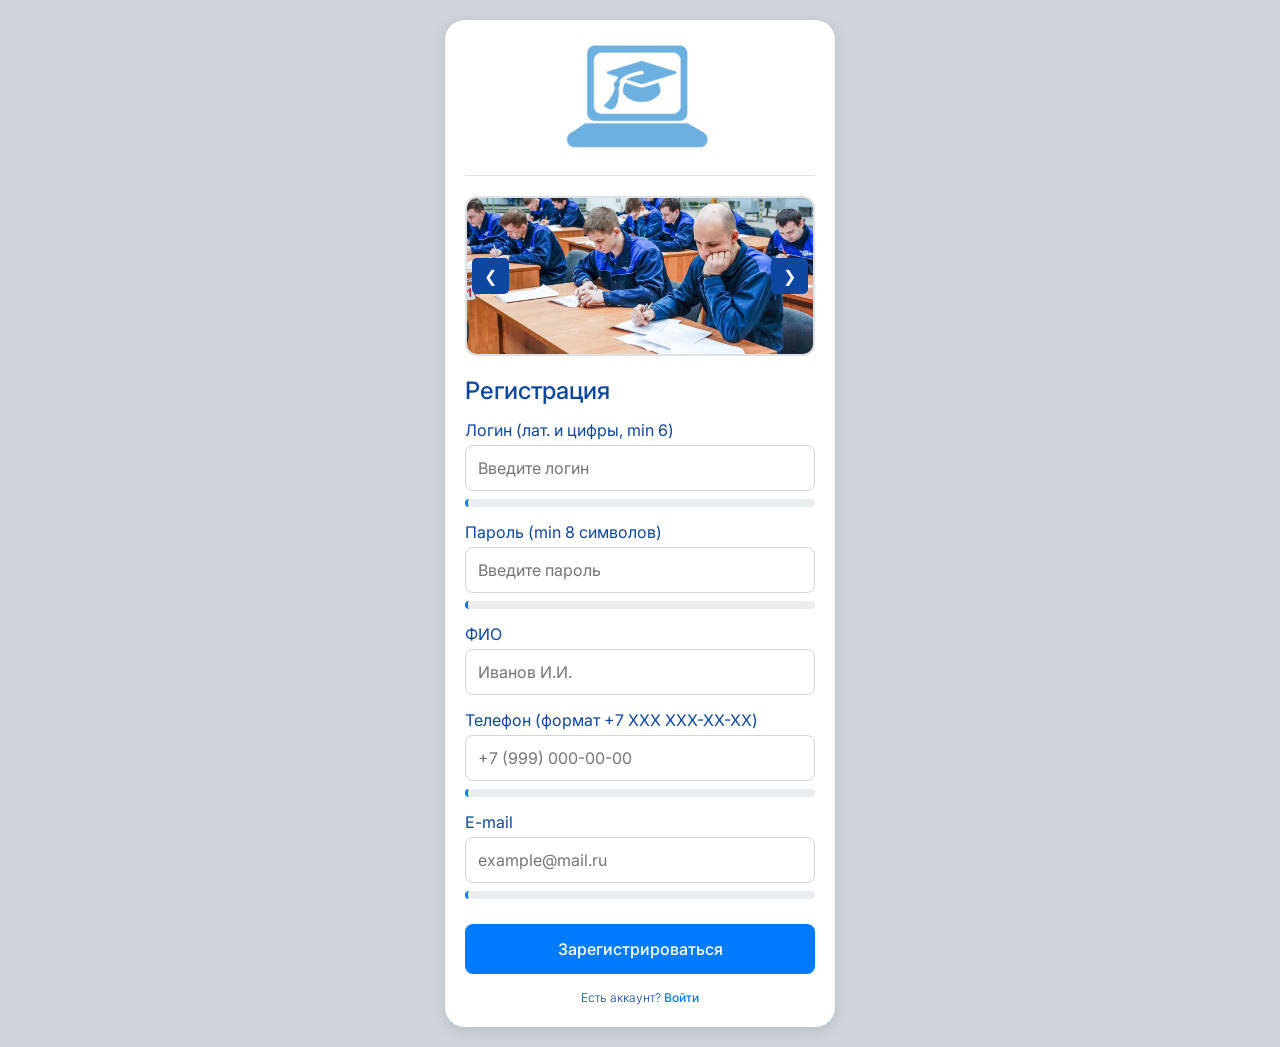
<file: index.html>
<!DOCTYPE html>
<html lang="ru">
<head>
    <meta charset="UTF-8">
    <meta name="viewport" content="width=device-width, initial-scale=1.0, maximum-scale=1.0">
    <title>Регистрация</title>
    <link rel="preconnect" href="https://fonts.googleapis.com">
    <link rel="preconnect" href="https://fonts.gstatic.com" crossorigin>
    <link href="https://fonts.googleapis.com/css2?family=Inter:wght@300;400;500;700&display=swap" rel="stylesheet">
    <link rel="stylesheet" href="style.css">
</head>
<body>

<div class="mobile-container">
    <div class="header-logo">
        <img src="./images/students_corner.png" alt="Логотип">
    </div>

    <div class="slider-container">
        <div class="slider-wrapper" id="sliderWrapper">
            <div class="slide"><img src="./images/diploma.webp" alt="Охрана труда"></div>
            <div class="slide"><img src="./images/6410690722451365045.jpg" alt="Педагогика"></div>
            <div class="slide"><img src="./images/course_1.jpg" alt="Рабочие профессии"></div>
            <div class="slide"><img src="./images/88-gHQq11R0.jpg" alt="Электробезопасность"></div>
        </div>
        <button class="slider-btn prev" onclick="moveSlide(-1)">&#10094;</button>
        <button class="slider-btn next" onclick="moveSlide(1)">&#10095;</button>
    </div>

    <h2>Регистрация</h2>
    <form id="registerForm">
        <div class="form-group">
            <label>Логин (лат. и цифры, min 6)</label>
            <input type="text" id="regLogin" placeholder="Введите логин">
            <span class="error-msg" id="regLoginError"></span>
        </div>
        <div class="form-group">
            <label>Пароль (min 8 символов)</label>
            <input type="password" id="regPass" placeholder="Введите пароль">
            <span class="error-msg" id="regPassError"></span>
        </div>
        <div class="form-group">
            <label>ФИО</label>
            <input type="text" id="regFio" placeholder="Иванов И.И.">
        </div>
        <div class="form-group">
            <label>Телефон (формат +7 XXX XXX-XX-XX)</label>
            <input type="tel" id="regPhone" placeholder="+7 (999) 000-00-00">
            <span class="error-msg" id="regPhoneError"></span>
        </div>
        <div class="form-group">
            <label>E-mail</label>
            <input type="email" id="regEmail" placeholder="example@mail.ru">
            <span class="error-msg" id="regEmailError"></span>
        </div>
        <button type="submit" class="btn-primary">Зарегистрироваться</button>
        <div class="auth-link">Есть аккаунт? <a href="login.html">Войти</a></div>
    </form>
</div>

<div id="notificationModal" class="modal">
    <div class="modal-content">
        <p id="modalText">Уведомление</p>
        <button class="btn-primary" onclick="closeModal()">Закрыть</button>
    </div>
</div>

<script>
    let slideIndex = 0;
    function showSlide(index) {
        const wrapper = document.getElementById('sliderWrapper');
        const slides = document.querySelectorAll('.slide');
        if(index >= slides.length) index = 0;
        if(index < 0) index = slides.length - 1;
        slideIndex = index;
        wrapper.style.transform = `translateX(-${index * 100}%)`;
    }
    function moveSlide(n) { showSlide(slideIndex + n); }
    setInterval(() => { moveSlide(1); }, 3000);

    document.getElementById('registerForm').addEventListener('submit', function(e) {
        e.preventDefault();
        let users = JSON.parse(localStorage.getItem('eduUsers')) || [];
        const login = document.getElementById('regLogin').value.trim();
        const pass = document.getElementById('regPass').value.trim();
        const fio = document.getElementById('regFio').value.trim();
        const phone = document.getElementById('regPhone').value.trim();
        const email = document.getElementById('regEmail').value.trim();
        
        let isValid = true;
        const loginRegex = /^[a-zA-Z0-9]{6,}$/;
        const phoneRegex = /^\+7\s?\(?\d{3}\)?\s?\d{3}-?\d{2}-?\d{2}$/;
        const emailRegex = /^[^\s@]+@[^\s@]+\.[^\s@]+$/;

        // Валидация логина
        if(!loginRegex.test(login)) {
            document.getElementById('regLoginError').innerText = 'Логин: минимум 6 лат. букв и цифр';
            isValid = false;
        } else if(users.find(u => u.login === login)) {
            document.getElementById('regLoginError').innerText = 'Логин уже занят';
            isValid = false;
        } else {
            document.getElementById('regLoginError').innerText = '';
        }

        // Валидация пароля
        if(pass.length < 8) {
            document.getElementById('regPassError').innerText = 'Пароль должен быть 8+ символов';
            isValid = false;
        } else {
            document.getElementById('regPassError').innerText = '';
        }

        // Валидация телефона
        if(!phoneRegex.test(phone)) {
            document.getElementById('regPhoneError').innerText = 'Введите телефон в формате +7 (XXX) XXX-XX-XX';
            isValid = false;
        } else {
            document.getElementById('regPhoneError').innerText = '';
        }

        // Валидация почты
        if(!emailRegex.test(email)) {
            document.getElementById('regEmailError').innerText = 'Введите корректный email (например, name@domain.ru)';
            isValid = false;
        } else {
            document.getElementById('regEmailError').innerText = '';
        }

        if(isValid) {
            users.push({ login, password: pass, fio, phone, email, role: 'user' });
            localStorage.setItem('eduUsers', JSON.stringify(users));
            alert('Регистрация успешна! Перейдите к входу.');
            window.location.href = 'login.html';
        }
    });

    function closeModal() { document.getElementById('notificationModal').style.display = 'none'; }
</script>
</body>
</html>
</file>
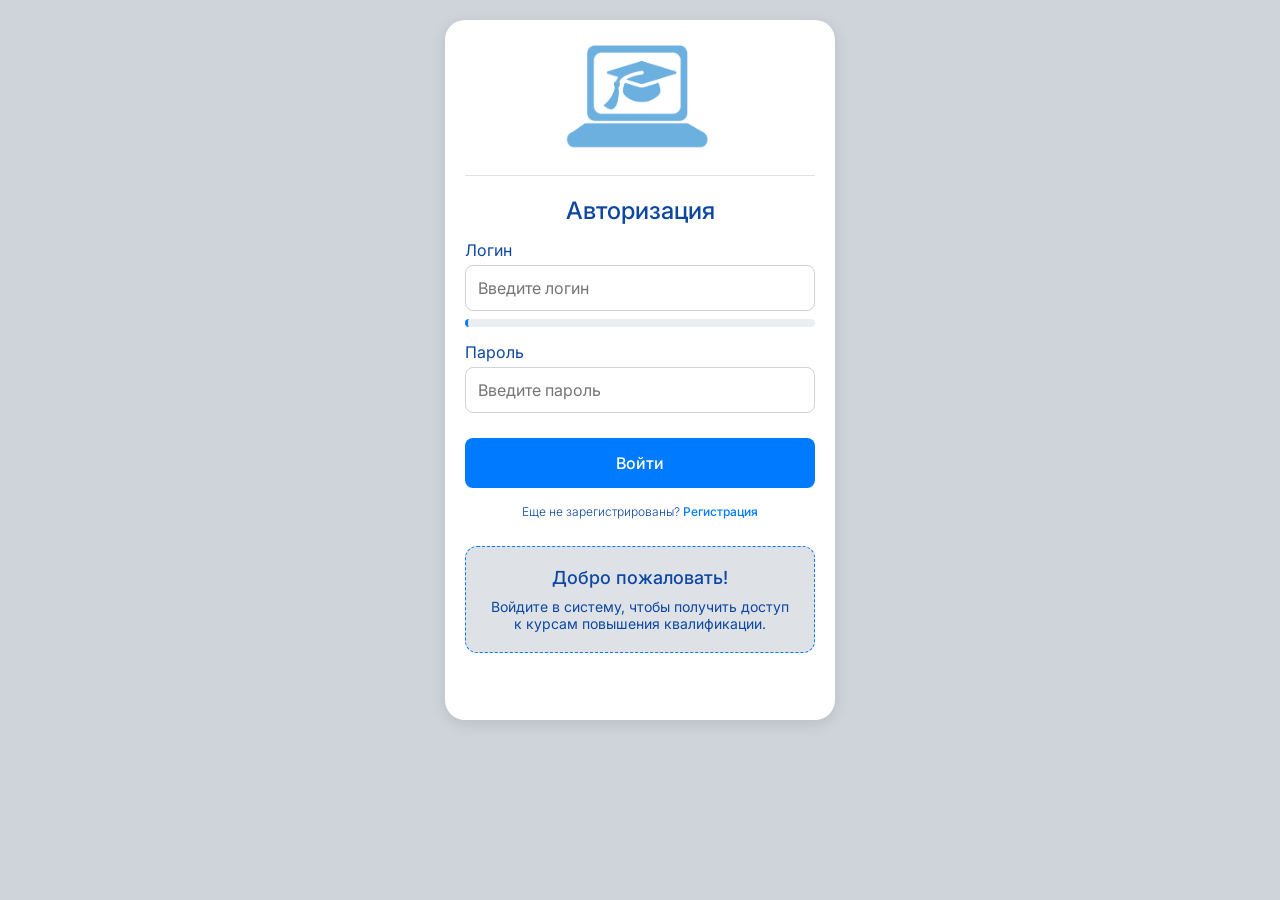
<file: admin.html>
<!DOCTYPE html>
<html lang="ru">
<head>
    <meta charset="UTF-8">
    <meta name="viewport" content="width=device-width, initial-scale=1.0">
    <title>Панель администратора</title>
    <link rel="preconnect" href="https://fonts.googleapis.com">
    <link rel="preconnect" href="https://fonts.gstatic.com" crossorigin>
    <link href="https://fonts.googleapis.com/css2?family=Inter:wght@300;400;500;700&display=swap" rel="stylesheet">
    <link rel="stylesheet" href="style.css">
</head>
<body>

<div class="mobile-container">
    <div class="header-logo">
        <img src="./images/students_corner.png" alt="Логотип" style="max-width: 100%; height: auto; object-fit: contain;">
    </div>

    <div class="cabinet-header">
        <h2>Панель администратора</h2>
        <button class="btn-outline" onclick="logout()">Выйти</button>
    </div>
    
    <div class="admin-tools">
        <input type="text" id="adminFilter" placeholder="Поиск по ФИО или курсу..." oninput="renderAdminTable()">
        <select id="adminStatusFilter" onchange="renderAdminTable()">
            <option value="all">Все статусы</option>
            <option value="Новая">Новая</option>
            <option value="Идет обучение">Идет обучение</option>
            <option value="Обучение завершено">Обучение завершено</option>
        </select>
    </div>
    
    <div id="adminTableContainer"></div>
    
    <div class="pagination">
        <button class="btn-outline small" onclick="changePage(-1)">Назад</button>
        <span id="pageInfo">Страница 1</span>
        <button class="btn-outline small" onclick="changePage(1)">Вперед</button>
    </div>
</div>

<div id="notificationModal" class="modal">
    <div class="modal-content">
        <p id="modalText">Уведомление</p>
        <button class="btn-primary" onclick="closeModal()">Закрыть</button>
    </div>
</div>

<script>
    let currentPageAdmin = 1;
    const ITEMS_PER_PAGE = 3;
    let sortField = 'id'; // Поле для сортировки (по умолчанию по дате создания)
    let sortDirection = 'desc'; // Направление сортировки (desc - по убыванию)

    function logout() {
        localStorage.removeItem('eduCurrentUser');
        window.location.href = 'login.html';
    }

    // Функция сортировки таблицы по клику на заголовок
    function sortTable(field) {
        if (sortField === field) {
            // Если кликнули на то же поле, меняем направление
            sortDirection = sortDirection === 'asc' ? 'desc' : 'asc';
        } else {
            // Если кликнули на новое поле, ставим сортировку по возрастанию
            sortField = field;
            sortDirection = 'asc';
        }
        renderAdminTable();
    }

    function renderAdminTable() {
        let requests = JSON.parse(localStorage.getItem('eduRequests')) || [];
        const currentUser = JSON.parse(localStorage.getItem('eduCurrentUser'));
        if(!currentUser || currentUser.login !== 'Admin26') { window.location.href = 'login.html'; return; }

        const container = document.getElementById('adminTableContainer');
        const filterText = document.getElementById('adminFilter').value.toLowerCase();
        const statusFilter = document.getElementById('adminStatusFilter').value;
        
        // Фильтрация данных
        let filteredReqs = requests.filter(r => {
            const matchText = r.course.toLowerCase().includes(filterText) || r.userFio.toLowerCase().includes(filterText);
            const matchStatus = statusFilter === 'all' || r.status === statusFilter;
            return matchText && matchStatus;
        });

        // Сортировка данных
        filteredReqs.sort((a, b) => {
            let valA = a[sortField];
            let valB = b[sortField];
            
            // Для сортировки по дате и курсу (строки)
            if (typeof valA === 'string') {
                valA = valA.toLowerCase();
                valB = valB.toLowerCase();
            }
            
            if (valA < valB) return sortDirection === 'asc' ? -1 : 1;
            if (valA > valB) return sortDirection === 'asc' ? 1 : -1;
            return 0;
        });

        const totalItems = filteredReqs.length;
        const totalPages = Math.ceil(totalItems / ITEMS_PER_PAGE);
        if(currentPageAdmin > totalPages && totalPages > 0) currentPageAdmin = totalPages;
        
        const start = (currentPageAdmin - 1) * ITEMS_PER_PAGE;
        const end = start + ITEMS_PER_PAGE;
        const pageItems = filteredReqs.slice(start, end);

        document.getElementById('pageInfo').innerText = `Страница ${totalItems > 0 ? currentPageAdmin : 0} из ${totalPages}`;

        if(totalItems === 0) {
            container.innerHTML = `
                <div class="welcome-placeholder" style="margin-top: 20px;">
                    <h3>База заявок пуста</h3>
                    <p>Как только пользователи начнут регистрироваться, их заявки появятся здесь.</p>
                </div>
            `;
            return;
        }

        // Заголовок таблицы с возможностью сортировки
        let html = `
            <div class="admin-row header" style="cursor: pointer;">
                <span onclick="sortTable('userFio')">
                    Клиент / Курс 
                    ${sortField === 'userFio' ? (sortDirection === 'asc' ? '▲' : '▼') : ''}
                </span>
                <span onclick="sortTable('status')" style="text-align: right;">
                    Статус
                    ${sortField === 'status' ? (sortDirection === 'asc' ? '▲' : '▼') : ''}
                </span>
            </div>
        `;

        pageItems.forEach(req => {
            html += `
                <div class="admin-row">
                    <div>
                        <strong>${req.userFio}</strong><br>
                        <span style="font-size:12px;">${req.course} (${req.date})</span>
                    </div>
                    <div>
                        <select class="admin-action" onchange="changeStatus(${req.id}, this.value)">
                            <option value="Новая" ${req.status === 'Новая' ? 'selected' : ''}>Новая</option>
                            <option value="Идет обучение" ${req.status === 'Идет обучение' ? 'selected' : ''}>Идет обучение</option>
                            <option value="Обучение завершено" ${req.status === 'Обучение завершено' ? 'selected' : ''}>Завершено</option>
                        </select>
                    </div>
                </div>
            `;
        });
        container.innerHTML = html;
    }

    function changeStatus(id, newStatus) {
        let requests = JSON.parse(localStorage.getItem('eduRequests')) || [];
        const index = requests.findIndex(r => r.id === id);
        if(index !== -1) {
            requests[index].status = newStatus;
            localStorage.setItem('eduRequests', JSON.stringify(requests));
            renderAdminTable();
            // Всплывающее окно (Модалка) с уведомлением
            document.getElementById('modalText').innerText = `Статус заявки изменен на "${newStatus}"`;
            document.getElementById('notificationModal').style.display = 'flex';
        }
    }

    function changePage(delta) {
        let requests = JSON.parse(localStorage.getItem('eduRequests')) || [];
        const totalPages = Math.ceil(requests.length / ITEMS_PER_PAGE);
        currentPageAdmin += delta;
        if(currentPageAdmin < 1) currentPageAdmin = 1;
        if(currentPageAdmin > totalPages) currentPageAdmin = totalPages;
        renderAdminTable();
    }

    function closeModal() { document.getElementById('notificationModal').style.display = 'none'; }
    window.onload = renderAdminTable;
</script>
</body>
</html>
</file>
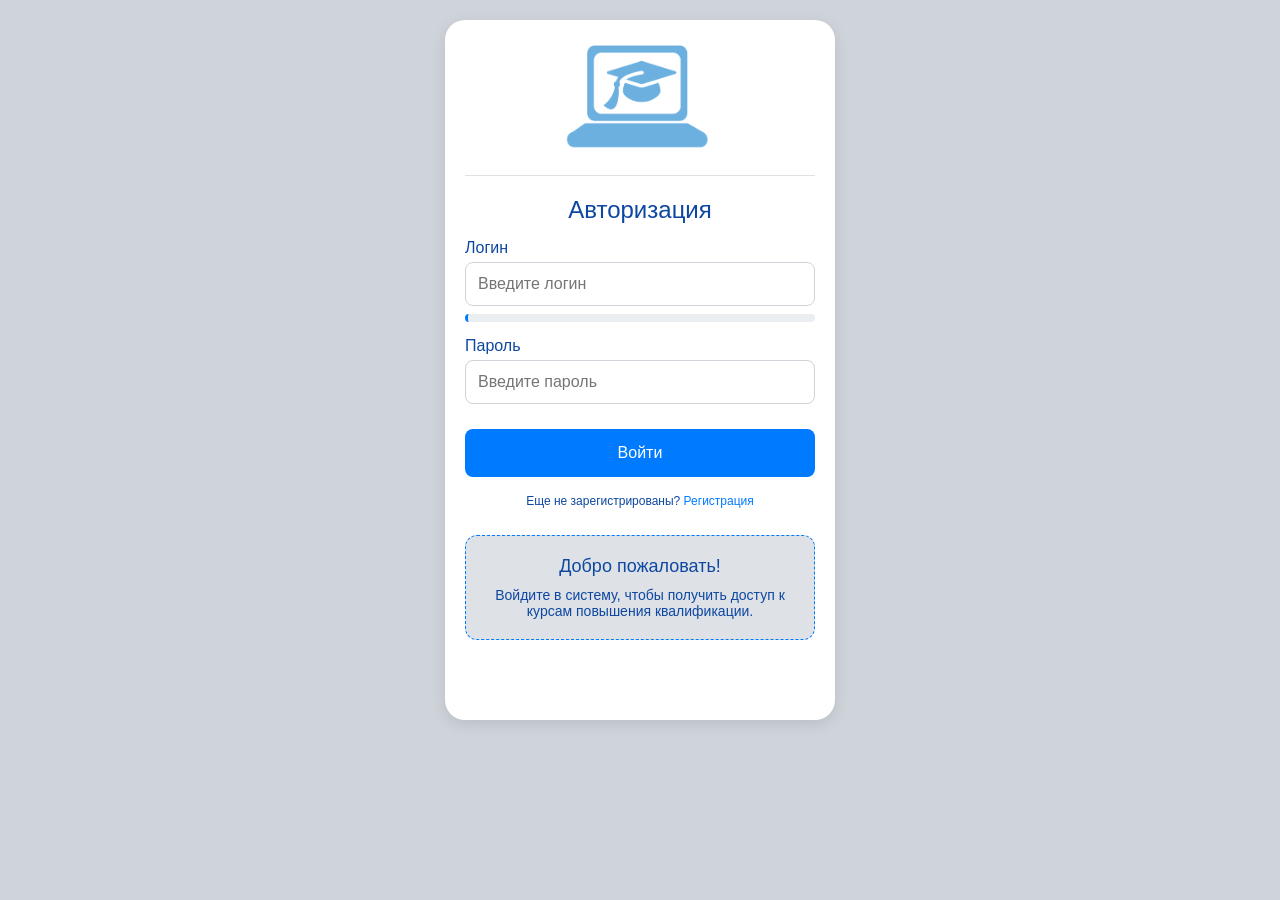
<file: cabinet.html>
<!DOCTYPE html>
<html lang="ru">
<head>
    <meta charset="UTF-8">
    <meta name="viewport" content="width=device-width, initial-scale=1.0">
    <title>Личный кабинет</title>
    <link rel="preconnect" href="https://fonts.googleapis.com">
    <link rel="preconnect" href="https://fonts.gstatic.com" crossorigin>
    <link href="https://fonts.googleapis.com/css2?family=Inter:wght@300;400;500;700&display=swap" rel="stylesheet">
    <link rel="stylesheet" href="style.css">
</head>
<body>

<div class="mobile-container">
    <div class="header-logo">
        <img src="./images/students_corner.png" alt="Логотип" style="max-width: 100%; height: auto; object-fit: contain;">
    </div>

    <div class="slider-container">
        <div class="slider-wrapper" id="sliderWrapper">
            <div class="slide"><img src="./images/diploma.webp" alt="Охрана труда"></div>
            <div class="slide"><img src="./images/6410690722451365045.jpg" alt="Педагогика"></div>
            <div class="slide"><img src="./images/course_1.jpg" alt="Рабочие профессии"></div>
            <div class="slide"><img src="./images/88-gHQq11R0.jpg" alt="Электробезопасность"></div>
        </div>
        <button class="slider-btn prev" onclick="moveSlide(-1)">&#10094;</button>
        <button class="slider-btn next" onclick="moveSlide(1)">&#10095;</button>
    </div>

    <div class="cabinet-header">
        <h2>Личный кабинет</h2>
        <button class="btn-outline" onclick="logout()">Выйти</button>
    </div>
    
    <h3>Мои заявки</h3>
    <div id="userRequestsList"></div>

    <div class="actions" style="margin-top: 25px;">
        <button class="btn-primary" onclick="window.location.href='new-request.html'">+ Новая заявка</button>
    </div>
</div>

<div id="notificationModal" class="modal">
    <div class="modal-content">
        <p id="modalText">Уведомление</p>
        <button class="btn-primary" onclick="closeModal()">Закрыть</button>
    </div>
</div>

<script>
    let slideIndex = 0;
    function showSlide(index) {
        const wrapper = document.getElementById('sliderWrapper');
        const slides = document.querySelectorAll('.slide');
        if(index >= slides.length) index = 0;
        if(index < 0) index = slides.length - 1;
        slideIndex = index;
        wrapper.style.transform = `translateX(-${index * 100}%)`;
    }
    function moveSlide(n) { showSlide(slideIndex + n); }
    setInterval(() => { moveSlide(1); }, 3000);

    function logout() {
        localStorage.removeItem('eduCurrentUser');
        window.location.href = 'login.html';
    }

    // ЖЕСТКАЯ ОЧИСТКА ТЕСТОВЫХ ДАННЫХ ПО ИМЕНАМ
    function cleanMockData() {
        let requests = JSON.parse(localStorage.getItem('eduRequests')) || [];
        const cleanRequests = requests.filter(r => 
            r.userFio !== 'Петров П.П.' && 
            r.userFio !== 'Сидоров С.С.' && 
            r.userFio !== 'Тестовый Пользователь'
        );
        if(requests.length !== cleanRequests.length) {
            localStorage.setItem('eduRequests', JSON.stringify(cleanRequests));
        }
    }

    function renderUserRequests() {
        // Принудительно чистим мусор при каждом открытии ЛК
        cleanMockData();

        const container = document.getElementById('userRequestsList');
        const currentUser = JSON.parse(localStorage.getItem('eduCurrentUser'));
        let requests = JSON.parse(localStorage.getItem('eduRequests')) || [];
        
        if(!currentUser) { window.location.href = 'login.html'; return; }

        const userReqs = requests.filter(r => r.userLogin === currentUser.login);
        
        if(userReqs.length === 0) {
            container.innerHTML = `
                <div class="welcome-placeholder">
                    <h3>Добро пожаловать!</h3>
                    <p>Выберите курс и оставьте первую заявку, чтобы начать обучение.</p>
                </div>
            `;
            return;
        }

        container.innerHTML = userReqs.map(req => {
            let statusClass = 'status-new';
            if(req.status === 'Идет обучение') statusClass = 'status-process';
            if(req.status === 'Обучение завершено') statusClass = 'status-done';

            let reviewHtml = '';
            if(req.status === 'Обучение завершено') {
                if(req.review) {
                    reviewHtml = `<p style="font-style:italic; margin-top:10px;">Ваш отзыв: "${req.review}"</p>`;
                } else {
                    reviewHtml = `
                        <div class="review-area">
                            <input type="text" id="reviewInput_${req.id}" placeholder="Напишите отзыв...">
                            <button class="btn-outline small" onclick="submitReview(${req.id})">Отправить</button>
                        </div>
                    `;
                }
            }

            return `
                <div class="request-item">
                    <div class="request-header">
                        <span style="font-weight:500;">${req.course}</span>
                        <span class="status-badge ${statusClass}">${req.status}</span>
                    </div>
                    <div class="request-body">Дата: ${req.date} | Оплата: ${req.payment}</div>
                    ${reviewHtml}
                </div>
            `;
        }).join('');
    }

    function submitReview(requestId) {
        let requests = JSON.parse(localStorage.getItem('eduRequests')) || [];
        const index = requests.findIndex(r => r.id === requestId);
        if(index !== -1) {
            const input = document.getElementById(`reviewInput_${requestId}`);
            if(input && input.value.trim() !== '') {
                requests[index].review = input.value.trim();
                localStorage.setItem('eduRequests', JSON.stringify(requests));
                renderUserRequests();
                document.getElementById('modalText').innerText = 'Спасибо за ваш отзыв!';
                document.getElementById('notificationModal').style.display = 'flex';
            }
        }
    }

    function closeModal() { document.getElementById('notificationModal').style.display = 'none'; }
    window.onload = renderUserRequests;
</script>
</body>
</html>
</file>
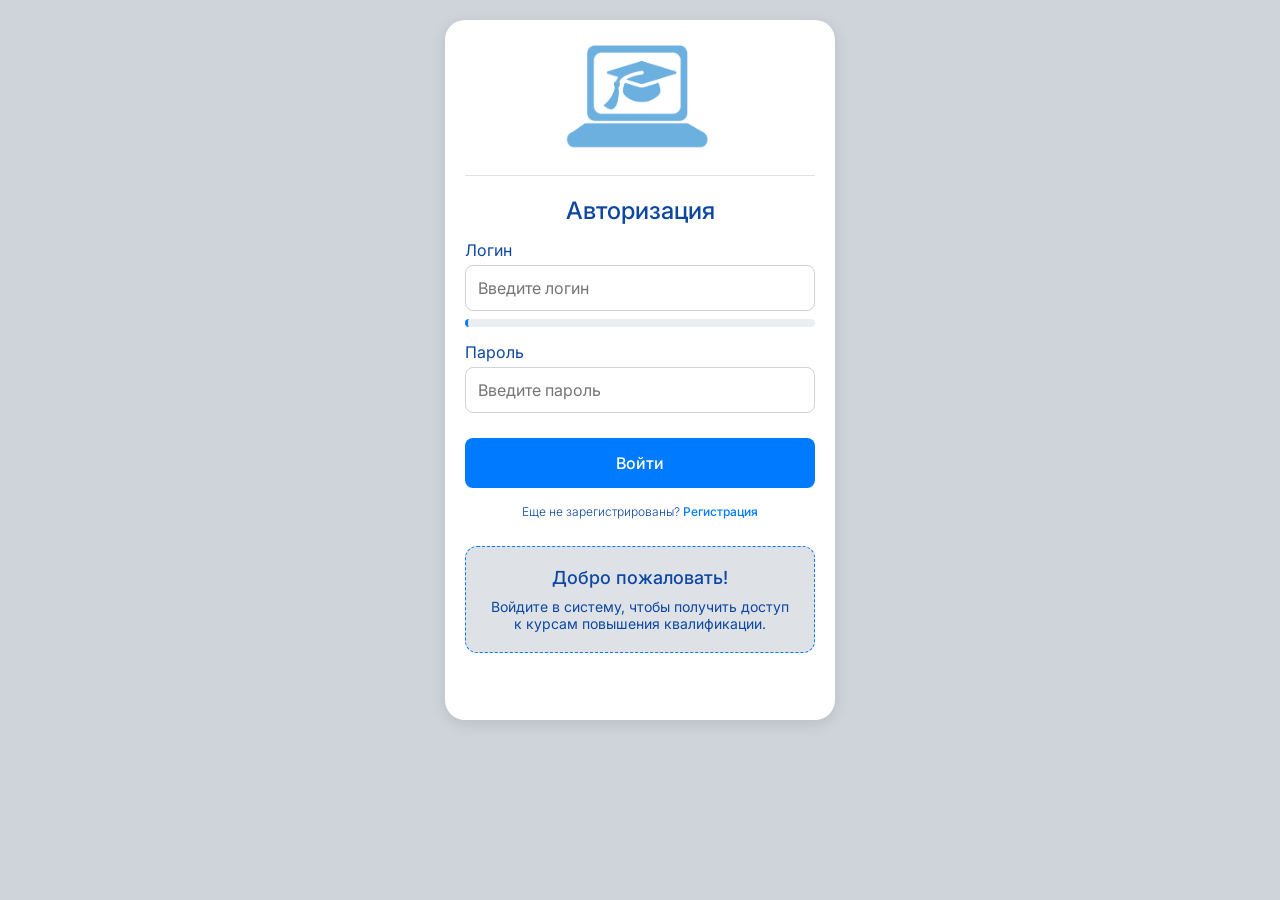
<file: login.html>
<!DOCTYPE html>
<html lang="ru">
<head>
    <meta charset="UTF-8">
    <meta name="viewport" content="width=device-width, initial-scale=1.0">
    <title>Вход в систему</title>
    <link rel="preconnect" href="https://fonts.googleapis.com">
    <link rel="preconnect" href="https://fonts.gstatic.com" crossorigin>
    <link href="https://fonts.googleapis.com/css2?family=Inter:wght@300;400;500;700&display=swap" rel="stylesheet">
    <link rel="stylesheet" href="style.css">
</head>
<body>

<div class="mobile-container">
    <div class="header-logo">
        <img src="./images/students_corner.png" alt="Логотип">
    </div>

    <div class="flex-fill" style="flex-grow: 0;">
        <h2 style="text-align: center; margin-top: 10px;">Авторизация</h2>
    </div>
    
    <form id="loginForm">
        <div class="form-group">
            <label>Логин</label>
            <input type="text" id="loginUser" placeholder="Введите логин">
            <!-- Предупреждение выводится строго под полем логина -->
            <span class="error-msg" id="loginError"></span>
        </div>
        <div class="form-group">
            <label>Пароль</label>
            <input type="password" id="loginPass" placeholder="Введите пароль">
        </div>
        <button type="submit" class="btn-primary">Войти</button>
        <div class="auth-link">Еще не зарегистрированы? <a href="index.html">Регистрация</a></div>
    </form>

    <div class="flex-fill" style="flex-grow: 1; display: flex; align-items: flex-end; padding-bottom: 20px;">
        <div class="welcome-placeholder" style="width: 100%; margin-top: 25px;">
            <h3>Добро пожаловать!</h3>
            <p>Войдите в систему, чтобы получить доступ к курсам повышения квалификации.</p>
        </div>
    </div>
</div>

<script>
    document.getElementById('loginForm').addEventListener('submit', function(e) {
        e.preventDefault();
        const login = document.getElementById('loginUser').value.trim();
        const pass = document.getElementById('loginPass').value.trim();
        const errorSpan = document.getElementById('loginError');
        const users = JSON.parse(localStorage.getItem('eduUsers')) || [];

        // Проверка на администратора
        if(login === 'Admin26' && pass === 'Demo20') {
            localStorage.setItem('eduCurrentUser', JSON.stringify({ login: 'Admin26', role: 'admin' }));
            window.location.href = 'admin.html';
            return;
        }

        const user = users.find(u => u.login === login && u.password === pass);
        if(user) {
            localStorage.setItem('eduCurrentUser', JSON.stringify(user));
            window.location.href = 'cabinet.html';
        } else {
            // Вывод предупреждения, если логин или пароль неверны
            errorSpan.innerText = 'Неправильный логин или пароль';
        }
    });
</script>
</body>
</html>
</file>
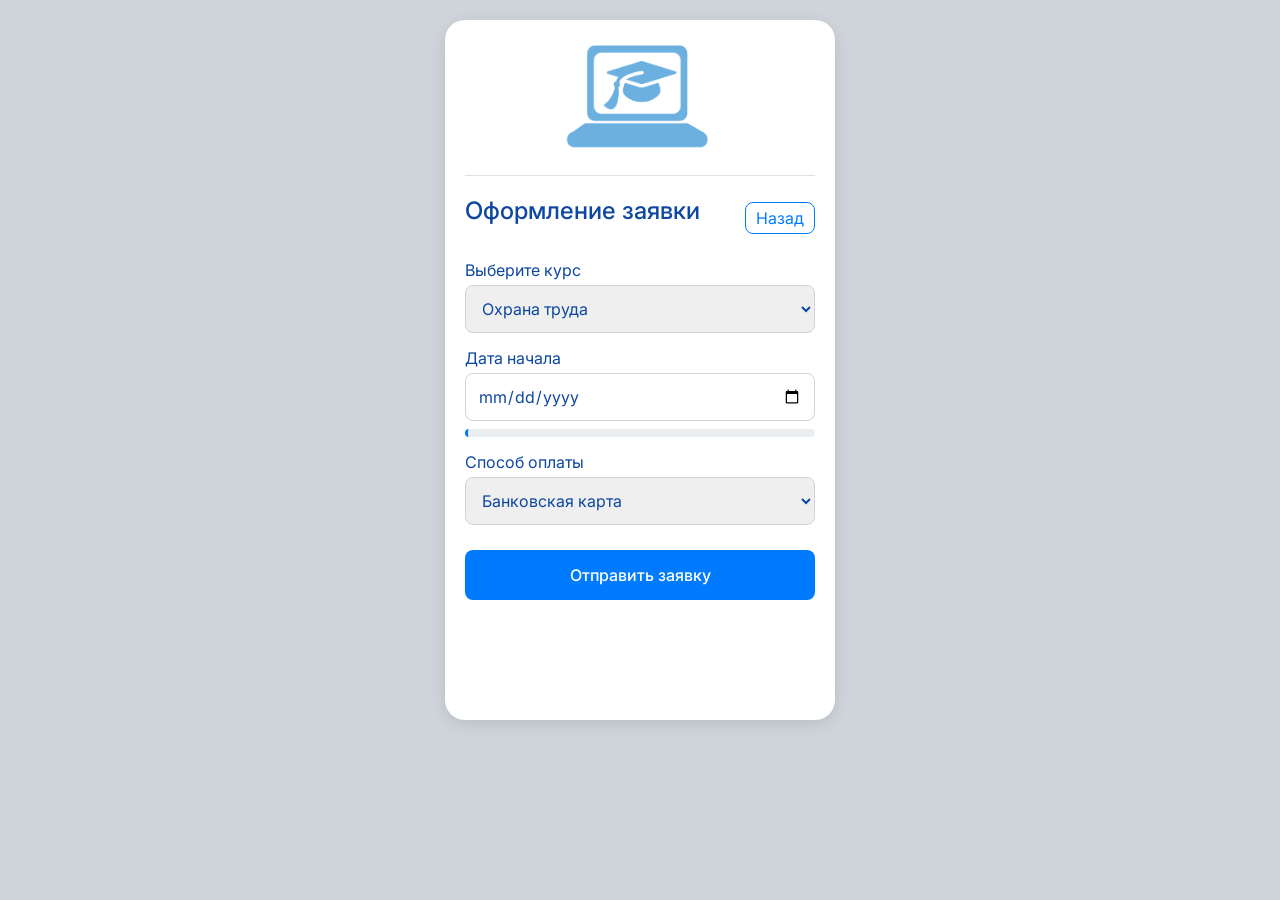
<file: new-request.html>
<!DOCTYPE html>
<html lang="ru">
<head>
    <meta charset="UTF-8">
    <meta name="viewport" content="width=device-width, initial-scale=1.0">
    <title>Новая заявка</title>
    <link rel="preconnect" href="https://fonts.googleapis.com">
    <link rel="preconnect" href="https://fonts.gstatic.com" crossorigin>
    <link href="https://fonts.googleapis.com/css2?family=Inter:wght@300;400;500;700&display=swap" rel="stylesheet">
    <link rel="stylesheet" href="style.css">
</head>
<body>

<div class="mobile-container">
    <div class="header-logo">
        <img src="./images/students_corner.png" alt="Логотип">
    </div>

    <div class="cabinet-header">
        <h2>Оформление заявки</h2>
        <button class="btn-outline small" onclick="window.location.href='cabinet.html'">Назад</button>
    </div>
    
    <form id="requestForm" style="margin-top: 20px;">
        <div class="form-group">
            <label>Выберите курс</label>
            <select id="reqCourse">
                <option value="Охрана труда">Охрана труда</option>
                <option value="Педагогика">Педагогика</option>
                <option value="Рабочие профессии">Рабочие профессии</option>
                <option value="Электробезопасность">Электробезопасность</option>
            </select>
        </div>
        
        <div class="form-group">
            <label>Дата начала</label>
            <!-- Визуально это удобный календарь. В фоне он хранит YYYY-MM-DD -->
            <input type="date" id="reqDate" required>
            <span class="error-msg" id="dateError"></span>
        </div>

        <div class="form-group">
            <label>Способ оплаты</label>
            <select id="reqPayment">
                <option value="Банковская карта">Банковская карта</option>
                <option value="Наличный расчет">Наличный расчет</option>
                <option value="QR-код">QR-код</option>
            </select>
        </div>
        <button type="submit" class="btn-primary">Отправить заявку</button>
    </form>
</div>

<script>
    document.getElementById('requestForm').addEventListener('submit', function(e) {
        e.preventDefault();
        const currentUser = JSON.parse(localStorage.getItem('eduCurrentUser'));
        if(!currentUser) { alert("Сначала войдите в систему!"); window.location.href='login.html'; return; }

        let requests = JSON.parse(localStorage.getItem('eduRequests')) || [];
        const course = document.getElementById('reqCourse').value;
        const dateInput = document.getElementById('reqDate').value; // Формат YYYY-MM-DD
        const payment = document.getElementById('reqPayment').value;

        // Проверка, что дата выбрана
        if(!dateInput) {
            document.getElementById('dateError').innerText = 'Пожалуйста, выберите дату из календаря';
            return;
        } else {
            document.getElementById('dateError').innerText = '';
        }

        // Преобразуем дату из YYYY-MM-DD в ДД.ММ.ГГГГ для сохранения в базу
        const parts = dateInput.split('-');
        const formattedDate = `${parts[2]}.${parts[1]}.${parts[0]}`;

        const newRequest = {
            id: Date.now(),
            userLogin: currentUser.login,
            userFio: currentUser.fio,
            course: course,
            date: formattedDate,
            payment: payment,
            status: 'Новая',
            review: null
        };

        requests.push(newRequest);
        localStorage.setItem('eduRequests', JSON.stringify(requests));
        alert('Заявка успешно отправлена администратору!');
        window.location.href = 'cabinet.html';
    });
</script>
</body>
</html>
</file>
<file: style.css>
:root {
    --primary-blue: #007bff;
    --dark-blue: #0d47a1;
    --bg-gray: #ced4da;
    --light-gray: #dee2e6;
    --white: #ffffff;
}

* {
    box-sizing: border-box;
    margin: 0;
    padding: 0;
    font-family: 'Inter', sans-serif;
}

body {
    background-color: var(--bg-gray);
    display: flex;
    justify-content: center;
    align-items: flex-start;
    min-height: 100vh;
    padding: 20px 10px;
}

.mobile-container {
    width: 100%;
    max-width: 390px;
    min-height: 700px;
    background-color: var(--white);
    box-shadow: 0 4px 15px rgba(0,0,0,0.1);
    border-radius: 20px;
    padding: 20px;
    position: relative;
    overflow: hidden;
}

.header-logo {
    display: flex;
    align-items: center;
    justify-content: center;
    margin-bottom: 20px;
    padding-bottom: 15px;
    border-bottom: 1px solid var(--light-gray);
}

.header-logo img {
    max-width: 150px;
    height: auto;
    display: block;
}

h1 { font-size: 36px; font-weight: 700; color: var(--dark-blue); margin-bottom: 15px; }
h2 { font-size: 24px; font-weight: 500; color: var(--dark-blue); margin-bottom: 15px; }
h3 { font-size: 18px; font-weight: 500; color: var(--dark-blue); margin-top: 10px; margin-bottom: 10px;}

p, label, div, span, input, select, button {
    font-size: 16px;
    font-weight: 400;
    color: var(--dark-blue);
}
.small-text, .auth-link, .status-badge, .error-msg, .admin-row span, .welcome-text {
    font-size: 12px;
    font-weight: 300;
    line-height: 1.5;
}

.slider-container {
    position: relative;
    width: 100%;
    height: 160px;
    overflow: hidden;
    border-radius: 12px;
    margin-bottom: 20px;
    border: 2px solid var(--light-gray);
}

.slider-wrapper {
    display: flex;
    height: 100%;
    transition: transform 0.5s ease-in-out;
}

.slide { min-width: 100%; height: 100%; }
.slide img { width: 100%; height: 100%; object-fit: cover; display: block; }

.slider-btn {
    position: absolute;
    top: 50%;
    transform: translateY(-50%);
    background: var(--dark-blue);
    color: var(--white);
    border: none;
    padding: 8px 12px;
    cursor: pointer;
    border-radius: 5px;
}
.slider-btn:hover { opacity: 0.9; }
.prev { left: 5px; }
.next { right: 5px; }

.form-group { margin-bottom: 15px; }
label { display: block; margin-bottom: 5px; }
input, select {
    width: 100%;
    padding: 12px;
    border: 1px solid var(--bg-gray);
    border-radius: 8px;
    outline: none;
    transition: border 0.2s;
}
input:focus, select:focus { border-color: var(--primary-blue); }

.error-msg {
    color: var(--dark-blue);
    display: block;
    margin-top: 8px;
    background-color: rgba(206, 212, 218, 0.4);
    padding: 4px 8px;
    border-radius: 4px;
    font-weight: 500;
    border-left: 3px solid var(--primary-blue);
}

.btn-primary {
    width: 100%;
    background-color: var(--primary-blue);
    color: var(--white);
    border: none;
    padding: 15px;
    border-radius: 8px;
    font-weight: 500;
    cursor: pointer;
    margin-top: 10px;
}
.btn-primary:hover { background-color: var(--dark-blue); }

.btn-outline {
    background: transparent;
    border: 1px solid var(--primary-blue);
    color: var(--primary-blue);
    padding: 8px 15px;
    border-radius: 8px;
    cursor: pointer;
}
.btn-outline.small { padding: 5px 10px; }

.auth-link { text-align: center; margin-top: 15px; }
.auth-link a { color: var(--primary-blue); text-decoration: none; font-weight: 500; }

.cabinet-header { display: flex; justify-content: space-between; align-items: center; margin-bottom: 15px; }

.request-item {
    border: 1px solid var(--light-gray);
    padding: 12px;
    border-radius: 8px;
    margin-bottom: 10px;
    background: var(--white);
}

.request-header { display: flex; justify-content: space-between; }
.request-body { margin: 5px 0; }

.review-area { margin-top: 10px; display: flex; gap: 5px; flex-wrap: wrap; }
.review-area input { flex: 1; padding: 8px; min-width: 120px; }

.status-badge {
    padding: 2px 8px;
    border-radius: 10px;
    border: 1px solid transparent;
}

.status-new {
    background: var(--white);
    border: 1px solid var(--primary-blue);
    color: var(--dark-blue);
}
.status-process {
    background: var(--primary-blue);
    color: var(--white);
}
.status-done {
    background: var(--dark-blue);
    color: var(--white);
}

.admin-tools { display: flex; flex-direction: column; gap: 10px; margin-bottom: 15px; }
.admin-tools input, .admin-tools select { padding: 10px; font-size: 14px; }

.admin-row {
    display: grid;
    grid-template-columns: 1fr 1fr;
    gap: 5px;
    padding: 8px 0;
    border-bottom: 1px solid var(--light-gray);
}
.admin-row.header { 
    font-weight: 500; 
    background: var(--light-gray); 
    padding: 10px; 
    border-radius: 5px; 
}
.admin-action select { 
    padding: 4px; 
    font-size: 12px; 
    border-radius: 4px; 
    font-weight: 300; 
}
.pagination { display: flex; justify-content: space-between; align-items: center; margin-top: 15px; }

.welcome-placeholder {
    background-color: var(--light-gray);
    border-radius: 12px;
    padding: 20px;
    margin-top: 15px;
    text-align: center;
    border: 1px dashed var(--primary-blue);
}
.welcome-placeholder h3 { 
    color: var(--dark-blue); 
    margin: 0 0 10px 0; 
    font-weight: 500; 
}
.welcome-placeholder p { 
    color: var(--dark-blue);
    font-size: 14px; 
}

/* ИСПРАВЛЕНИЕ: rgba(0,0,0,0.5) заменен на разрешенный темно-синий с прозрачностью */
.modal {
    display: none;
    position: fixed;
    top: 0; left: 0; width: 100%; height: 100%;
    background: rgba(13, 71, 161, 0.4); /* var(--dark-blue) с прозрачностью */
    justify-content: center;
    align-items: center;
    z-index: 999;
}
.modal-content {
    background: var(--white);
    padding: 30px;
    border-radius: 15px;
    width: 80%;
    max-width: 300px;
    text-align: center;
}
.modal-content .btn-primary { margin-top: 20px; }
</file>
